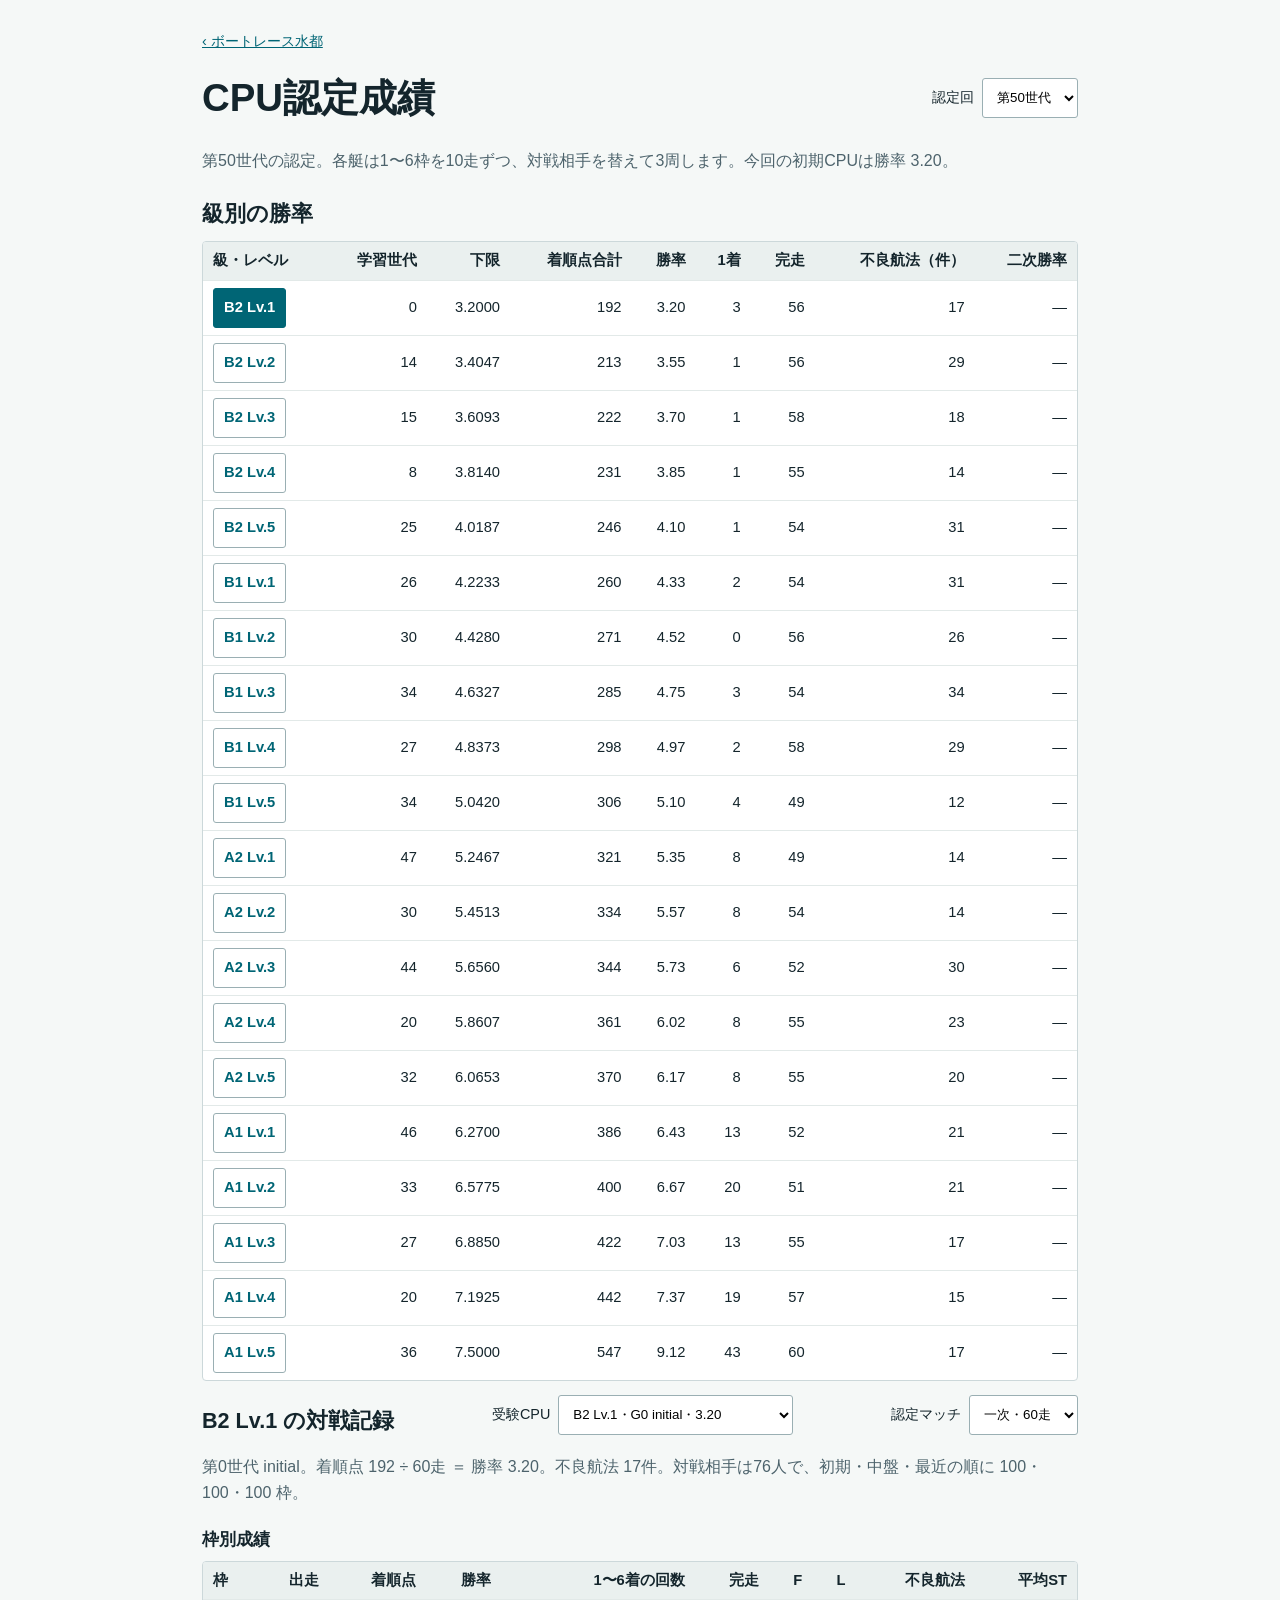
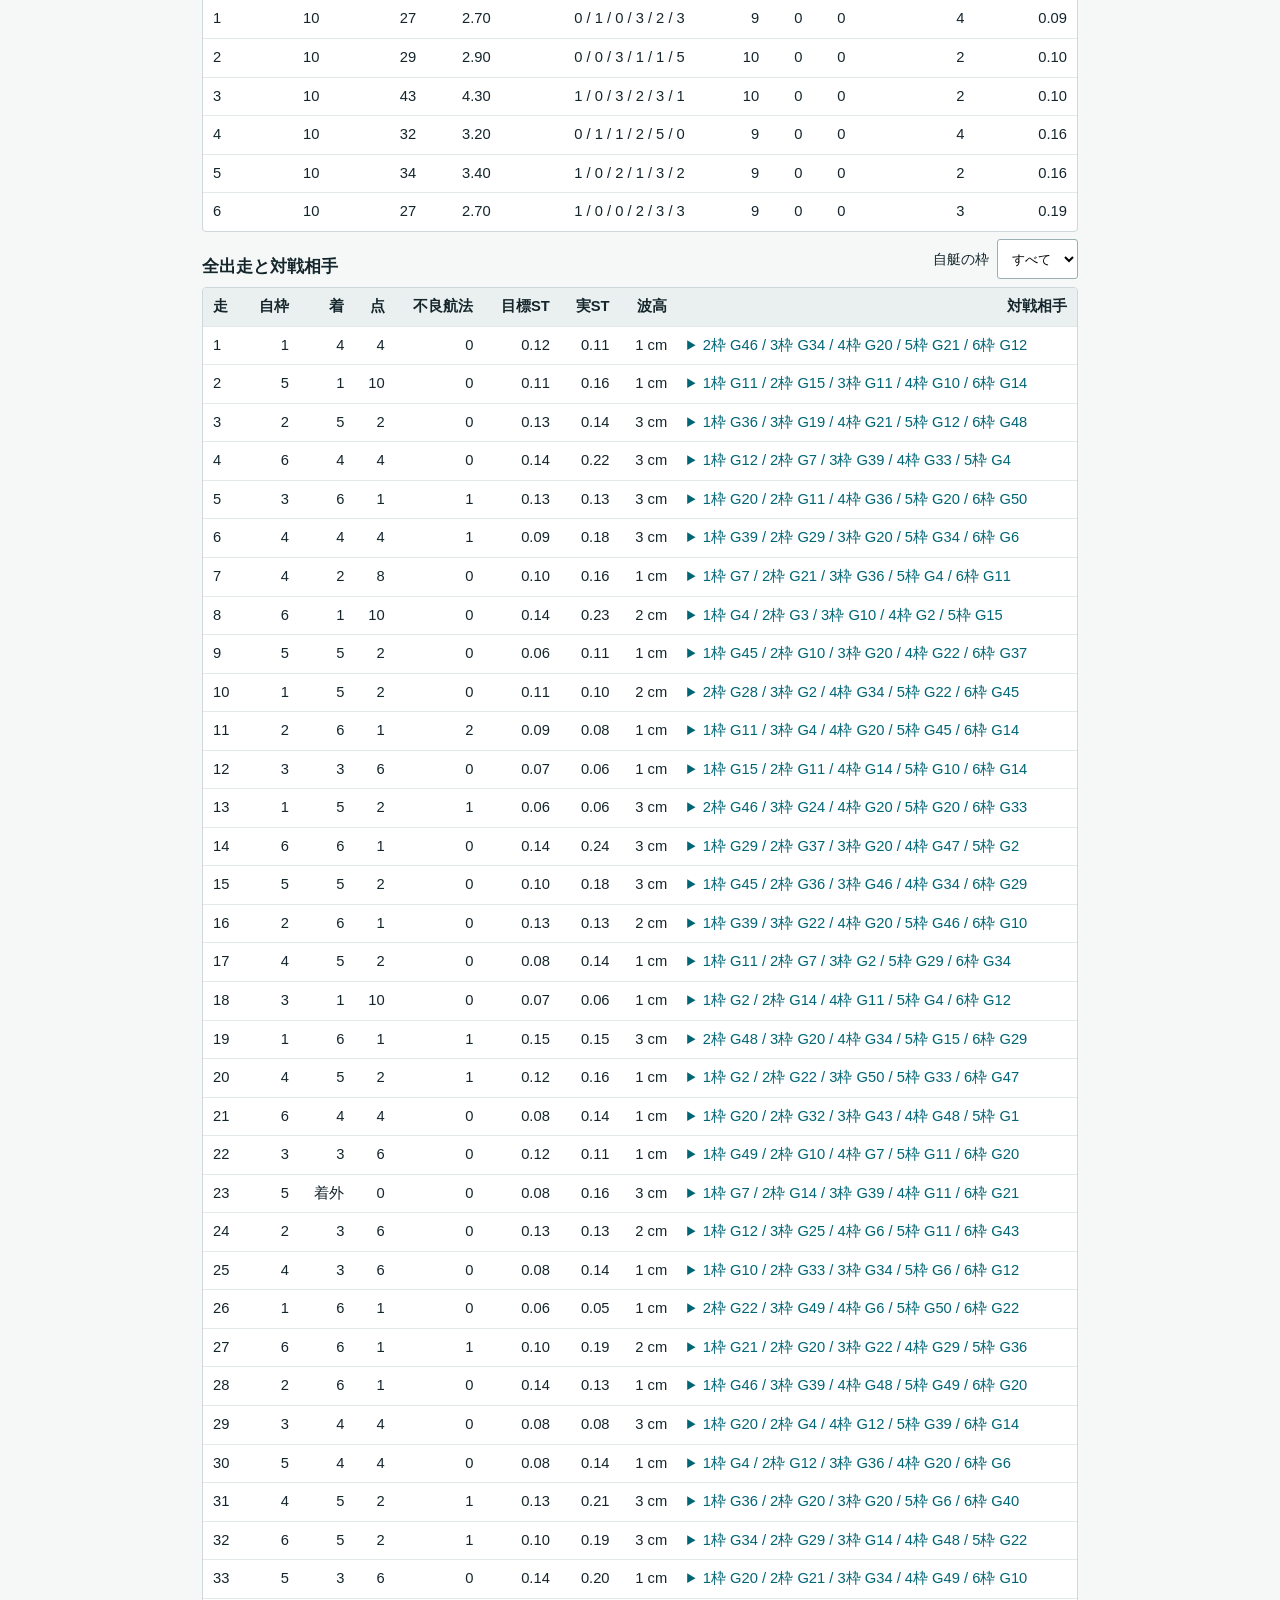
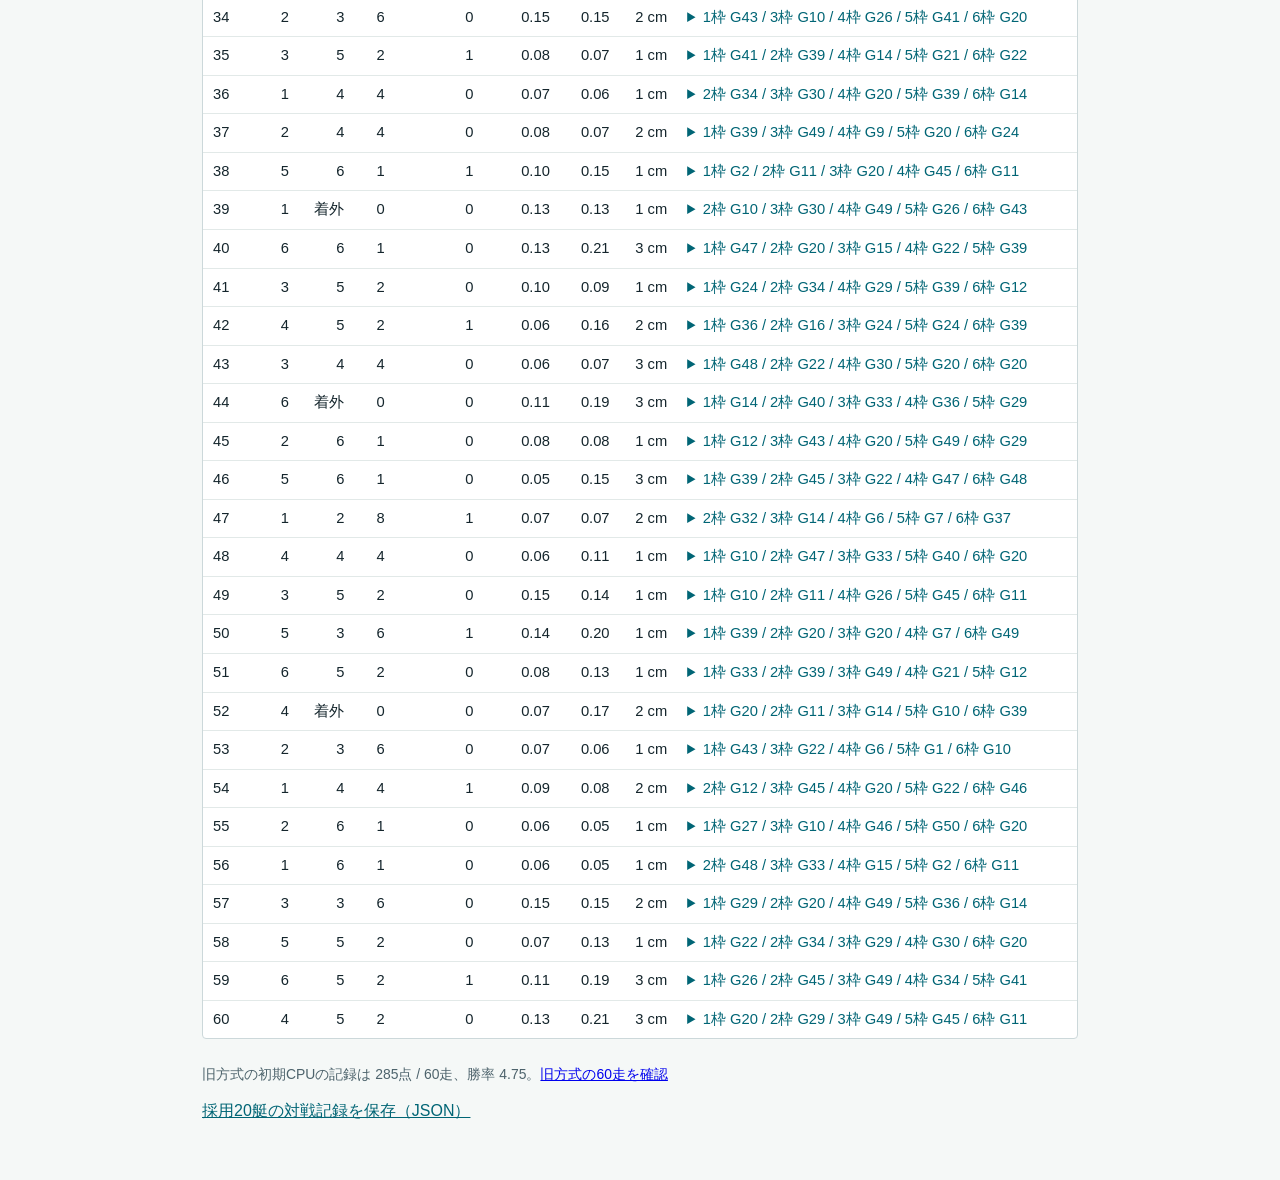
<file: cpu-results/index.html>
<!doctype html>
<html lang="ja">
<head>
  <meta charset="utf-8"><meta name="viewport" content="width=device-width, initial-scale=1">
  <title>CPU認定成績 | ボートレース水都</title>
  <link rel="stylesheet" href="./results.css">
  <script src="./results.js" type="module"></script>
</head>
<body>
<main>
  <a href="../" class="back">‹ ボートレース水都</a>
  <header><h1>CPU認定成績</h1><label>認定回 <select id="round" aria-label="認定回"></select></label></header>
  <p id="state" role="status">成績を読み込んでいます</p>
  <section id="content" hidden>
    <h2>級別の勝率</h2>
    <div class="scroll" id="tiers"></div>
    <section id="detail" aria-live="polite">
      <header><h2 id="selected"></h2><label>受験CPU <select id="contender" aria-label="受験CPU"></select></label><label>認定マッチ <select id="phase" aria-label="認定マッチ"></select></label></header>
      <p id="record"></p>
      <h3>枠別成績</h3><div class="scroll" id="lanes"></div>
      <header><h3>全出走と対戦相手</h3><label>自艇の枠 <select id="lane"><option value="0">すべて</option></select></label></header>
      <div class="scroll" id="races"></div>
    </section>
    <p id="history"></p>
    <a id="download" download>採用20艇の対戦記録を保存（JSON）</a>
  </section>
</main>
</body>
</html>
</file>
<file: cpu-results/results.css>
:root{color-scheme:light;--ink:#14252c;--muted:#4d636c;--line:#ccd8da;--accent:#006575}
*{box-sizing:border-box}body{margin:0;background:#f5f8f7;color:var(--ink);font-family:"Yu Gothic","Hiragino Kaku Gothic ProN",Meiryo,sans-serif;line-height:1.6}
main{max-width:960px;margin:auto;padding:28px clamp(16px,4vw,42px) 56px}
header{display:flex;align-items:center;justify-content:space-between;gap:12px;flex-wrap:wrap}
.back,button{color:var(--accent);font:inherit}.back{font-size:.9rem}
h1{font-size:clamp(1.7rem,4vw,2.4rem);margin:.35em 0}h2{margin:1.1em 0 .45em;font-size:1.35rem}h3{margin:1.3em 0 .4em;font-size:1.05rem}
p{color:var(--muted);margin:.35em 0 .9em}label{display:flex;align-items:center;gap:8px;white-space:nowrap;font-size:.9rem}
select,button{border:1px solid #9aafb3;background:white;border-radius:3px;padding:6px 10px}button{font-weight:650;cursor:pointer}button[aria-current=true]{background:var(--accent);color:white;border-color:var(--accent)}
.scroll{overflow:auto;border:1px solid var(--line);border-radius:4px;background:white}
table{width:100%;border-collapse:collapse;font-variant-numeric:tabular-nums;font-size:.92rem}
th,td{padding:7px 10px;text-align:right;white-space:nowrap;border-bottom:1px solid #e2e9e8}
th:first-child,td:first-child{text-align:left}th{background:#eaf0ef;font-weight:650}
tr:last-child td{border-bottom:0}td:last-child:has(details){text-align:left;white-space:normal;min-width:210px}
details summary{color:var(--accent);cursor:pointer}details ul{margin:6px 0 0;padding-left:1.3em}
#detail{scroll-margin-top:12px}#history{margin-top:24px;font-size:.87rem}
#contender{max-width:min(60vw,360px)}#download{color:var(--accent)}select,button{min-height:40px}
@media(max-width:560px){main{padding:16px 12px 38px}th,td{padding:6px 8px}h1{font-size:1.65rem}}
</file>
